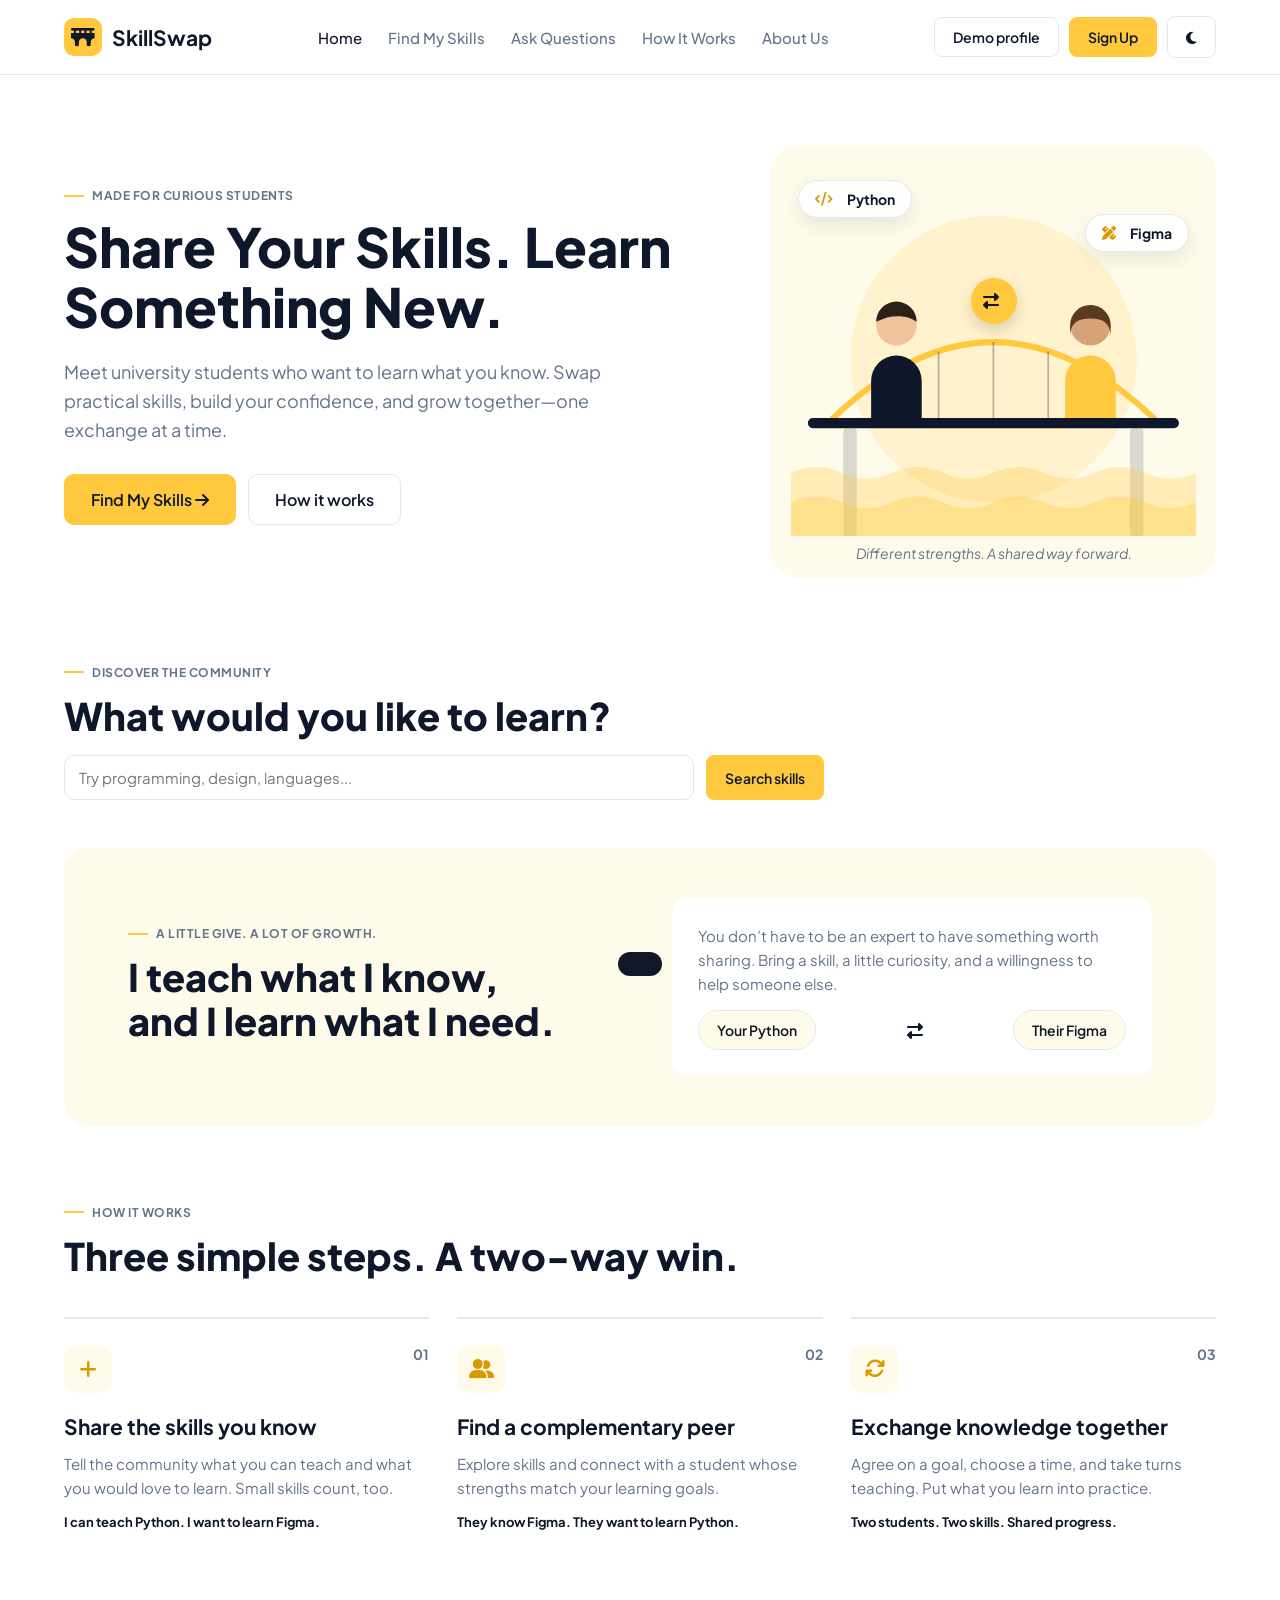
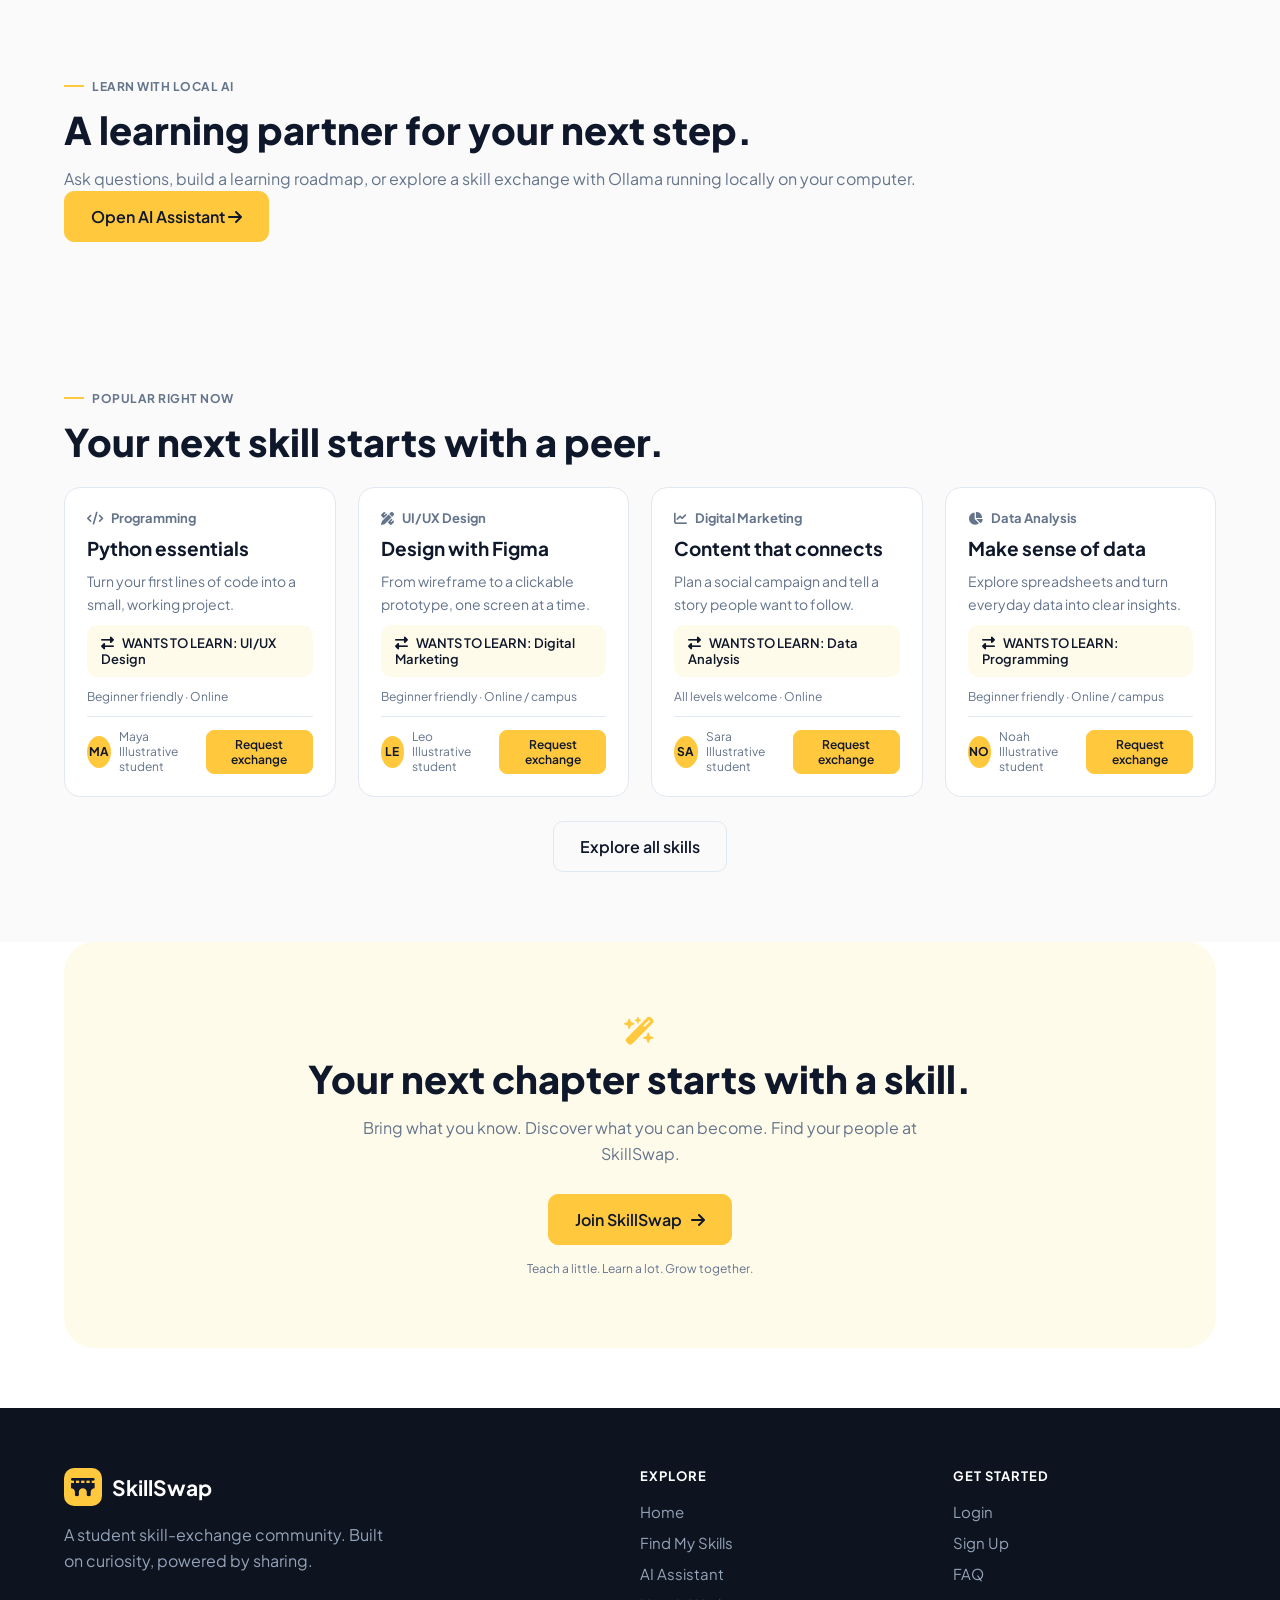
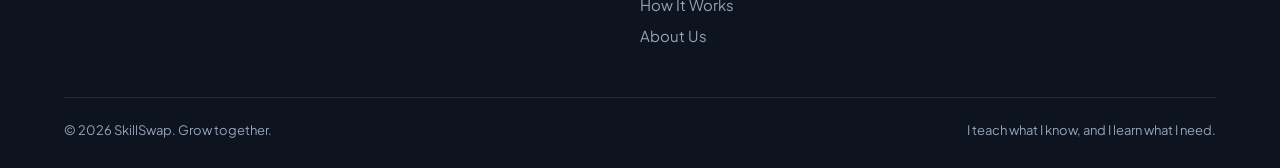
<file: files (1)/index.html>
﻿<!DOCTYPE html>
<html lang="en">
  <head>
    <meta charset="UTF-8">
    <meta name="viewport" content="width=device-width, initial-scale=1, viewport-fit=cover">
    <title>SkillSwap – Student Skill-Exchange Community</title>
    <link href="https://fonts.googleapis.com/css2?family=Plus+Jakarta+Sans:wght@400;500;600;700;800&display=swap" rel="stylesheet">
    <link rel="stylesheet" href="https://cdnjs.cloudflare.com/ajax/libs/font-awesome/6.5.1/css/all.min.css">
    <link rel="stylesheet" href="style.css">
  </head>
  <body>
    <header>
      <div class="logo">
        <span class="lm"><i class="fa-solid fa-bridge"></i></span>
        SkillSwap
      </div>
      <nav id="nav">
        <ul>
          <li><a href="index.html" data-r="/">Home</a></li>
          <li><a href="skills.html" data-r="/skills">Find My Skills</a></li>
          <li><a href="ai.html" data-r="/ai">Ask Questions</a></li>
          <li><a href="how.html" data-r="/how">How It Works</a></li>
          <li><a href="about.html" data-r="/about">About Us</a></li>
        </ul>
      </nav>
      <div class="nb" id="nb"></div>
      <button id="mm" aria-label="Menu">
        <i class="fa-solid fa-bars"></i>
      </button>
    </header>

    <main id="app">
      <section class="wrap hero">
        <div>
          <div class="tag">Made for curious students</div>
          <h1>Share Your Skills. Learn Something New.</h1>
          <p class="mu">
            Meet university students who want to learn what you know. Swap practical skills,
            build your confidence, and grow together—one exchange at a time.
          </p>
          <div class="row">
            <button class="b by lg" data-action="navigate" data-path="/skills">
              Find My Skills
              <i class="fa-solid fa-arrow-right"></i>
            </button>
            <button class="b lg" data-action="navigate" data-path="/how">How it works</button>
          </div>
        </div>
        <figure class="hv">
          <span class="chip c1"><i class="fa-solid fa-code"></i>Python</span>
          <span class="chip c2"><i class="fa-solid fa-pen-ruler"></i>Figma</span>
          <span class="sw"><i class="fa-solid fa-right-left"></i></span>
          <svg viewBox="0 0 480 440" role="img" aria-label="Two students exchanging skills across a bridge">
            <circle cx="240" cy="230" r="170" style="fill:var(--y)" opacity=".18"/>
            <rect x="62" y="312" width="16" height="128" rx="4" style="fill:var(--tx)" opacity=".15"/>
            <rect x="402" y="312" width="16" height="128" rx="4" style="fill:var(--tx)" opacity=".15"/>
            <path d="M50 300Q240 120 430 300" fill="none" style="stroke:var(--y)" stroke-width="7" stroke-linecap="round"/>
            <g style="stroke:var(--tx)" stroke-width="2" opacity=".3">
              <path d="M110 252V300M175 221V300M240 210V300M305 221V300M370 252V300"/>
            </g>
            <rect x="20" y="300" width="440" height="12" rx="6" style="fill:var(--tx)"/>
            <path d="M0 365q30-14 60 0t60 0 60 0 60 0 60 0 60 0 60 0 60 0V440H0z" style="fill:var(--y)" opacity=".3"/>
            <path d="M0 400q30-14 60 0t60 0 60 0 60 0 60 0 60 0 60 0 60 0V440H0z" style="fill:var(--y)" opacity=".35"/>
            <path d="M95 300v-44a30 30 0 0 1 30-30 30 30 0 0 1 30 30v44z" style="fill:var(--tx)"/>
            <circle cx="125" cy="190" r="24" fill="#f2c29b"/>
            <path d="M101 186a24 24 0 0 1 48 0c-10-8-30-10-48 0z" fill="#2b2118"/>
            <path d="M325 300v-44a30 30 0 0 1 30-30 30 30 0 0 1 30 30v44z" style="fill:var(--y)"/>
            <circle cx="355" cy="190" r="24" fill="#d9a37a"/>
            <path d="M331 190a24 24 0 0 1 48 0v14c0-16-8-22-24-22s-24 6-24 22z" fill="#5a3a22"/>
          </svg>
          <figcaption>Different strengths. A shared way forward.</figcaption>
        </figure>
      </section>

      <section class="wrap quick-search">
        <span class="tag">Discover the community</span>
        <h2>What would you like to learn?</h2>
        <form class="quick-search-form">
          <label class="sr-only" for="homeSkillSearch">Search skills and topics</label>
          <input id="homeSkillSearch" class="inp" placeholder="Try programming, design, languages...">
          <button class="b by" type="submit">Search skills</button>
        </form>
      </section>

      <section class="concept">
        <div>
          <span class="tag">A little give. A lot of growth.</span>
          <h2>I teach what I know,<br>and I learn what I need.</h2>
        </div>
        <div class="cbox">
          <p class="mu" style="font-size:15px">
            You don’t have to be an expert to have something worth sharing. Bring a skill,
            a little curiosity, and a willingness to help someone else.
          </p>
          <div class="pills">
            <div class="pill">Your Python</div>
            <span><i class="fa-solid fa-right-left"></i></span>
            <div class="pill">Their Figma</div>
          </div>
        </div>
      </section>

      <section class="wrap">
        <span class="tag">How It Works</span>
        <h2>Three simple steps. A two-way win.</h2>
        <div class="g3">
          <div class="step">
            <b class="n">01</b>
            <div class="ic"><i class="fa-solid fa-plus"></i></div>
            <h3>Share the skills you know</h3>
            <p class="mu">Tell the community what you can teach and what you would love to learn. Small skills count, too.</p>
            <div class="ex">I can teach Python. I want to learn Figma.</div>
          </div>
          <div class="step">
            <b class="n">02</b>
            <div class="ic"><i class="fa-solid fa-user-group"></i></div>
            <h3>Find a complementary peer</h3>
            <p class="mu">Explore skills and connect with a student whose strengths match your learning goals.</p>
            <div class="ex">They know Figma. They want to learn Python.</div>
          </div>
          <div class="step">
            <b class="n">03</b>
            <div class="ic"><i class="fa-solid fa-arrows-rotate"></i></div>
            <h3>Exchange knowledge together</h3>
            <p class="mu">Agree on a goal, choose a time, and take turns teaching. Put what you learn into practice.</p>
            <div class="ex">Two students. Two skills. Shared progress.</div>
          </div>
        </div>
      </section>

      <section class="alt ai-promo">
        <div class="wrap">
          <span class="tag">Learn with local AI</span>
          <h2>A learning partner for your next step.</h2>
          <p class="mu">Ask questions, build a learning roadmap, or explore a skill exchange with Ollama running locally on your computer.</p>
          <button class="b by lg" data-action="navigate" data-path="/ai">
            Open AI Assistant
            <i class="fa-solid fa-arrow-right"></i>
          </button>
        </div>
      </section>

      <section class="alt">
        <div class="wrap">
          <span class="tag">Popular right now</span>
          <h2>Your next skill starts with a peer.</h2>
          <div class="grid" id="popular"></div>
          <div style="text-align:center">
            <button class="b lg" data-action="navigate" data-path="/skills">Explore all skills</button>
          </div>
        </div>
      </section>

      <div class="join">
        <div style="font-size:28px">
          <i class="fa-solid fa-wand-magic-sparkles" style="color:var(--y)"></i>
        </div>
        <h2 style="margin-top:10px">Your next chapter starts with a skill.</h2>
        <p class="mu">Bring what you know. Discover what you can become. Find your people at SkillSwap.</p>
        <button class="b by lg" id="joinBtn">
          <span id="joinLabel">Join SkillSwap</span>
          <i class="fa-solid fa-arrow-right"></i>
        </button>
        <div class="mu" style="font-size:12px;margin-top:14px">
          Teach a little. Learn a lot. Grow together.
        </div>
      </div>
    </main>

    <footer>
      <div class="fg">
        <div>
          <div class="logo" style="color:#fff">
            <span class="lm"><i class="fa-solid fa-bridge"></i></span>
            SkillSwap
          </div>
          <p style="margin-top:16px;max-width:340px;line-height:1.6">
            A student skill-exchange community. Built on curiosity, powered by sharing.
          </p>
        </div>
        <div>
          <h4>Explore</h4>
          <ul>
            <li><a href="index.html">Home</a></li>
            <li><a href="skills.html">Find My Skills</a></li>
            <li><a href="ai.html">AI Assistant</a></li>
            <li><a href="how.html">How It Works</a></li>
            <li><a href="about.html">About Us</a></li>
          </ul>
        </div>
        <div>
          <h4>Get Started</h4>
          <ul>
            <li><a href="login.html">Login</a></li>
            <li><a href="signup.html">Sign Up</a></li>
            <li><a href="how.html">FAQ</a></li>
          </ul>
        </div>
      </div>
      <div class="fb">
        <span>© 2026 SkillSwap. Grow together.</span>
        <span>I teach what I know, and I learn what I need.</span>
      </div>
    </footer>

    <dialog id="dlg"></dialog>
    <div id="toast"></div>

    <script>window.PAGE = "/";</script>
    <script src="api.js"></script>
    <script src="app.js"></script>
  </body>
</html>
</file>
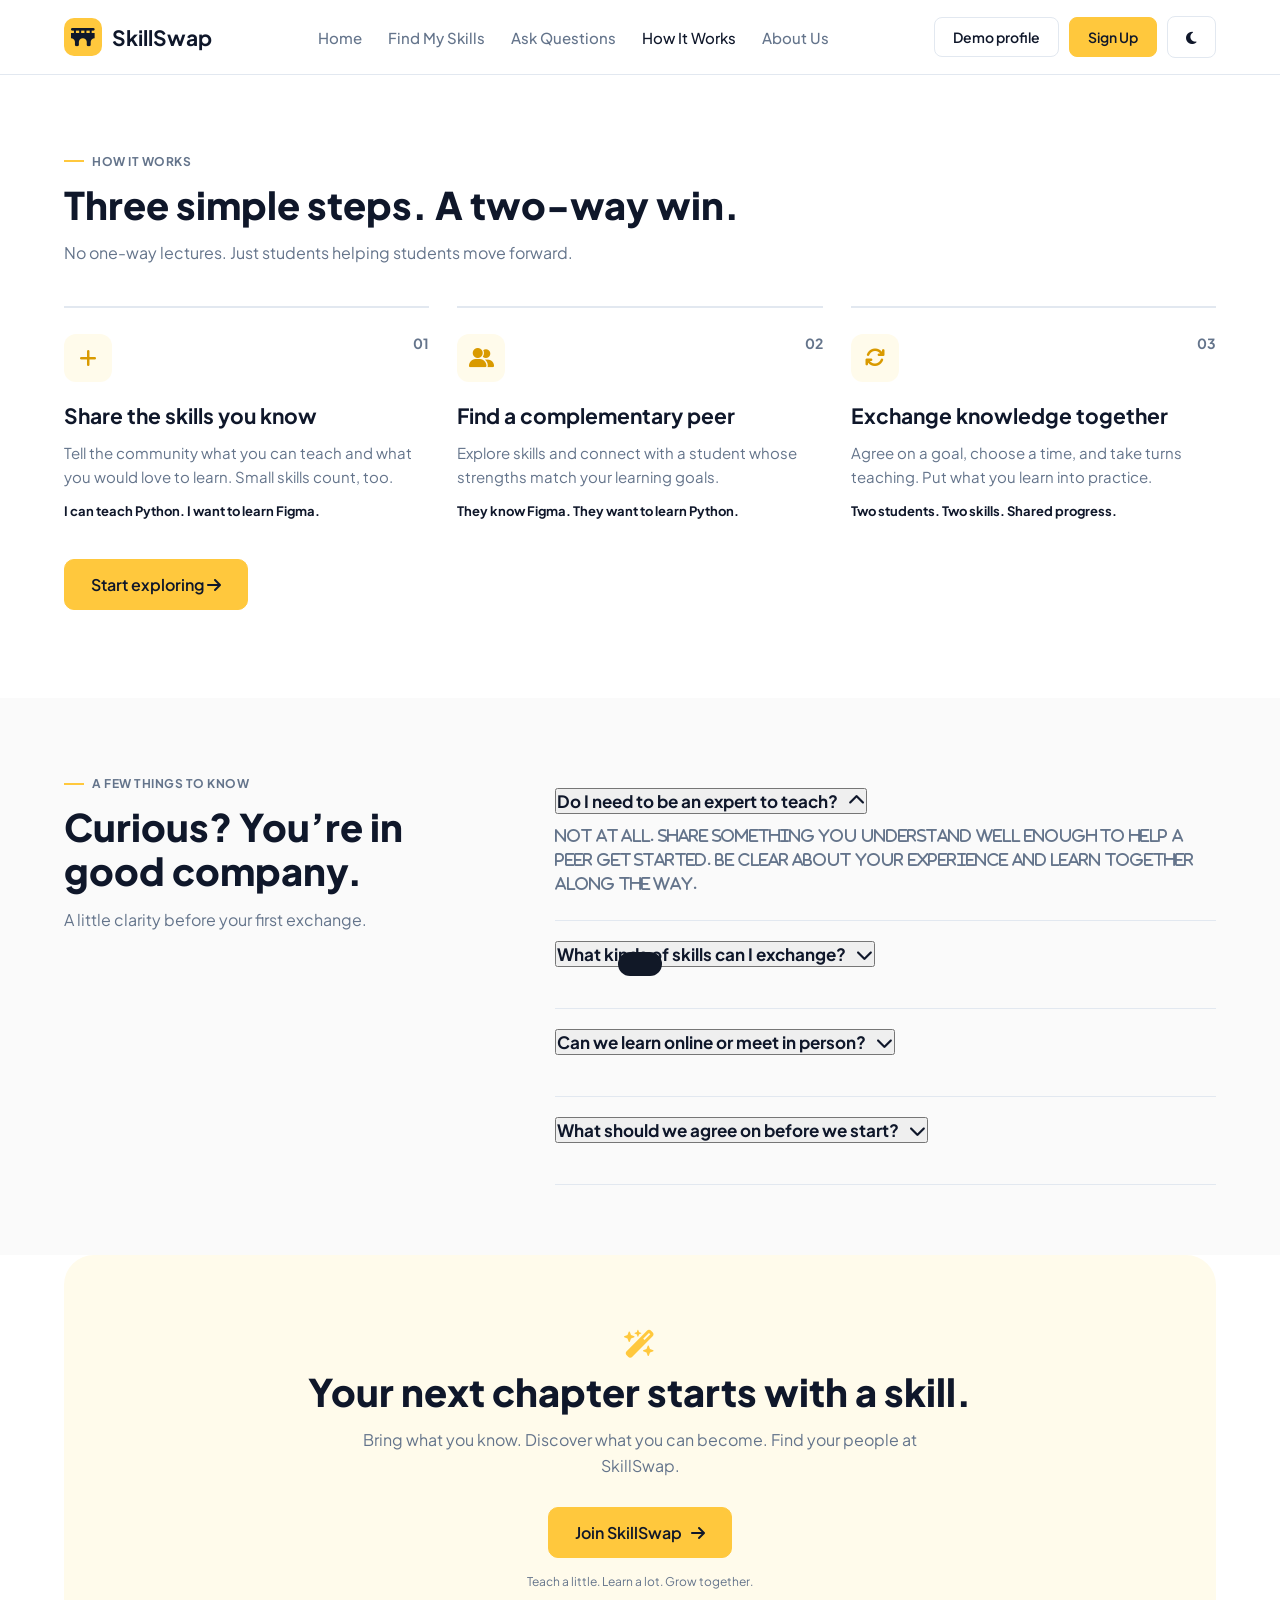
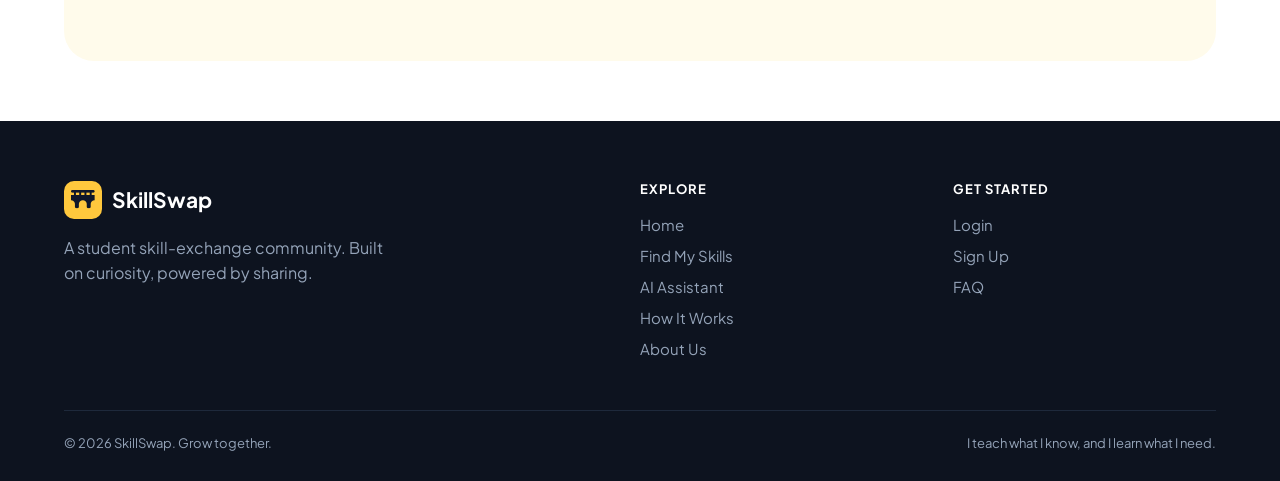
<file: files (1)/how.html>
﻿<!DOCTYPE html>
<html lang="en">
  <head>
    <meta charset="UTF-8">
    <meta name="viewport" content="width=device-width, initial-scale=1, viewport-fit=cover">
    <title>How It Works – SkillSwap</title>
    <link href="https://fonts.googleapis.com/css2?family=Plus+Jakarta+Sans:wght@400;500;600;700;800&display=swap" rel="stylesheet">
    <link rel="stylesheet" href="https://cdnjs.cloudflare.com/ajax/libs/font-awesome/6.5.1/css/all.min.css">
    <link rel="stylesheet" href="style.css">
  </head>
  <body>
    <header>
      <div class="logo">
        <span class="lm"><i class="fa-solid fa-bridge"></i></span>
        SkillSwap
      </div>
      <nav id="nav">
        <ul>
          <li><a href="index.html" data-r="/">Home</a></li>
          <li><a href="skills.html" data-r="/skills">Find My Skills</a></li>
          <li><a href="ai.html" data-r="/ai">Ask Questions</a></li>
          <li><a href="how.html" data-r="/how">How It Works</a></li>
          <li><a href="about.html" data-r="/about">About Us</a></li>
        </ul>
      </nav>
      <div class="nb" id="nb"></div>
      <button id="mm" aria-label="Menu">
        <i class="fa-solid fa-bars"></i>
      </button>
    </header>

    <main id="app">
      <section class="wrap">
        <span class="tag">How It Works</span>
        <h2>Three simple steps. A two-way win.</h2>
        <p class="mu">No one-way lectures. Just students helping students move forward.</p>
        <div class="g3">
          <div class="step">
            <b class="n">01</b>
            <div class="ic"><i class="fa-solid fa-plus"></i></div>
            <h3>Share the skills you know</h3>
            <p class="mu">Tell the community what you can teach and what you would love to learn. Small skills count, too.</p>
            <div class="ex">I can teach Python. I want to learn Figma.</div>
          </div>
          <div class="step">
            <b class="n">02</b>
            <div class="ic"><i class="fa-solid fa-user-group"></i></div>
            <h3>Find a complementary peer</h3>
            <p class="mu">Explore skills and connect with a student whose strengths match your learning goals.</p>
            <div class="ex">They know Figma. They want to learn Python.</div>
          </div>
          <div class="step">
            <b class="n">03</b>
            <div class="ic"><i class="fa-solid fa-arrows-rotate"></i></div>
            <h3>Exchange knowledge together</h3>
            <p class="mu">Agree on a goal, choose a time, and take turns teaching. Put what you learn into practice.</p>
            <div class="ex">Two students. Two skills. Shared progress.</div>
          </div>
        </div>
        <div class="row" style="margin-top:40px">
          <button class="b by lg" data-action="navigate" data-path="/skills">
            Start exploring
            <i class="fa-solid fa-arrow-right"></i>
          </button>
        </div>
      </section>

      <section class="alt">
        <div class="wrap faq">
          <div>
            <span class="tag">A Few Things To Know</span>
            <h2>Curious? You’re in good company.</h2>
            <p class="mu">A little clarity before your first exchange.</p>
          </div>
          <div id="faqList"></div>
        </div>
      </section>

      <div class="join">
        <div style="font-size:28px">
          <i class="fa-solid fa-wand-magic-sparkles" style="color:var(--y)"></i>
        </div>
        <h2 style="margin-top:10px">Your next chapter starts with a skill.</h2>
        <p class="mu">Bring what you know. Discover what you can become. Find your people at SkillSwap.</p>
        <button class="b by lg" id="joinBtn">
          <span id="joinLabel">Join SkillSwap</span>
          <i class="fa-solid fa-arrow-right"></i>
        </button>
        <div class="mu" style="font-size:12px;margin-top:14px">Teach a little. Learn a lot. Grow together.</div>
      </div>
    </main>

    <footer>
      <div class="fg">
        <div>
          <div class="logo" style="color:#fff">
            <span class="lm"><i class="fa-solid fa-bridge"></i></span>
            SkillSwap
          </div>
          <p style="margin-top:16px;max-width:340px;line-height:1.6">
            A student skill-exchange community. Built on curiosity, powered by sharing.
          </p>
        </div>
        <div>
          <h4>Explore</h4>
          <ul>
            <li><a href="index.html">Home</a></li>
            <li><a href="skills.html">Find My Skills</a></li>
            <li><a href="ai.html">AI Assistant</a></li>
            <li><a href="how.html">How It Works</a></li>
            <li><a href="about.html">About Us</a></li>
          </ul>
        </div>
        <div>
          <h4>Get Started</h4>
          <ul>
            <li><a href="login.html">Login</a></li>
            <li><a href="signup.html">Sign Up</a></li>
            <li><a href="how.html">FAQ</a></li>
          </ul>
        </div>
      </div>
      <div class="fb">
        <span>© 2026 SkillSwap. Grow together.</span>
        <span>I teach what I know, and I learn what I need.</span>
      </div>
    </footer>

    <dialog id="dlg"></dialog>
    <div id="toast"></div>

    <script>window.PAGE = "/how";</script>
    <script src="api.js"></script>
    <script src="app.js"></script>
  </body>
</html>
</file>
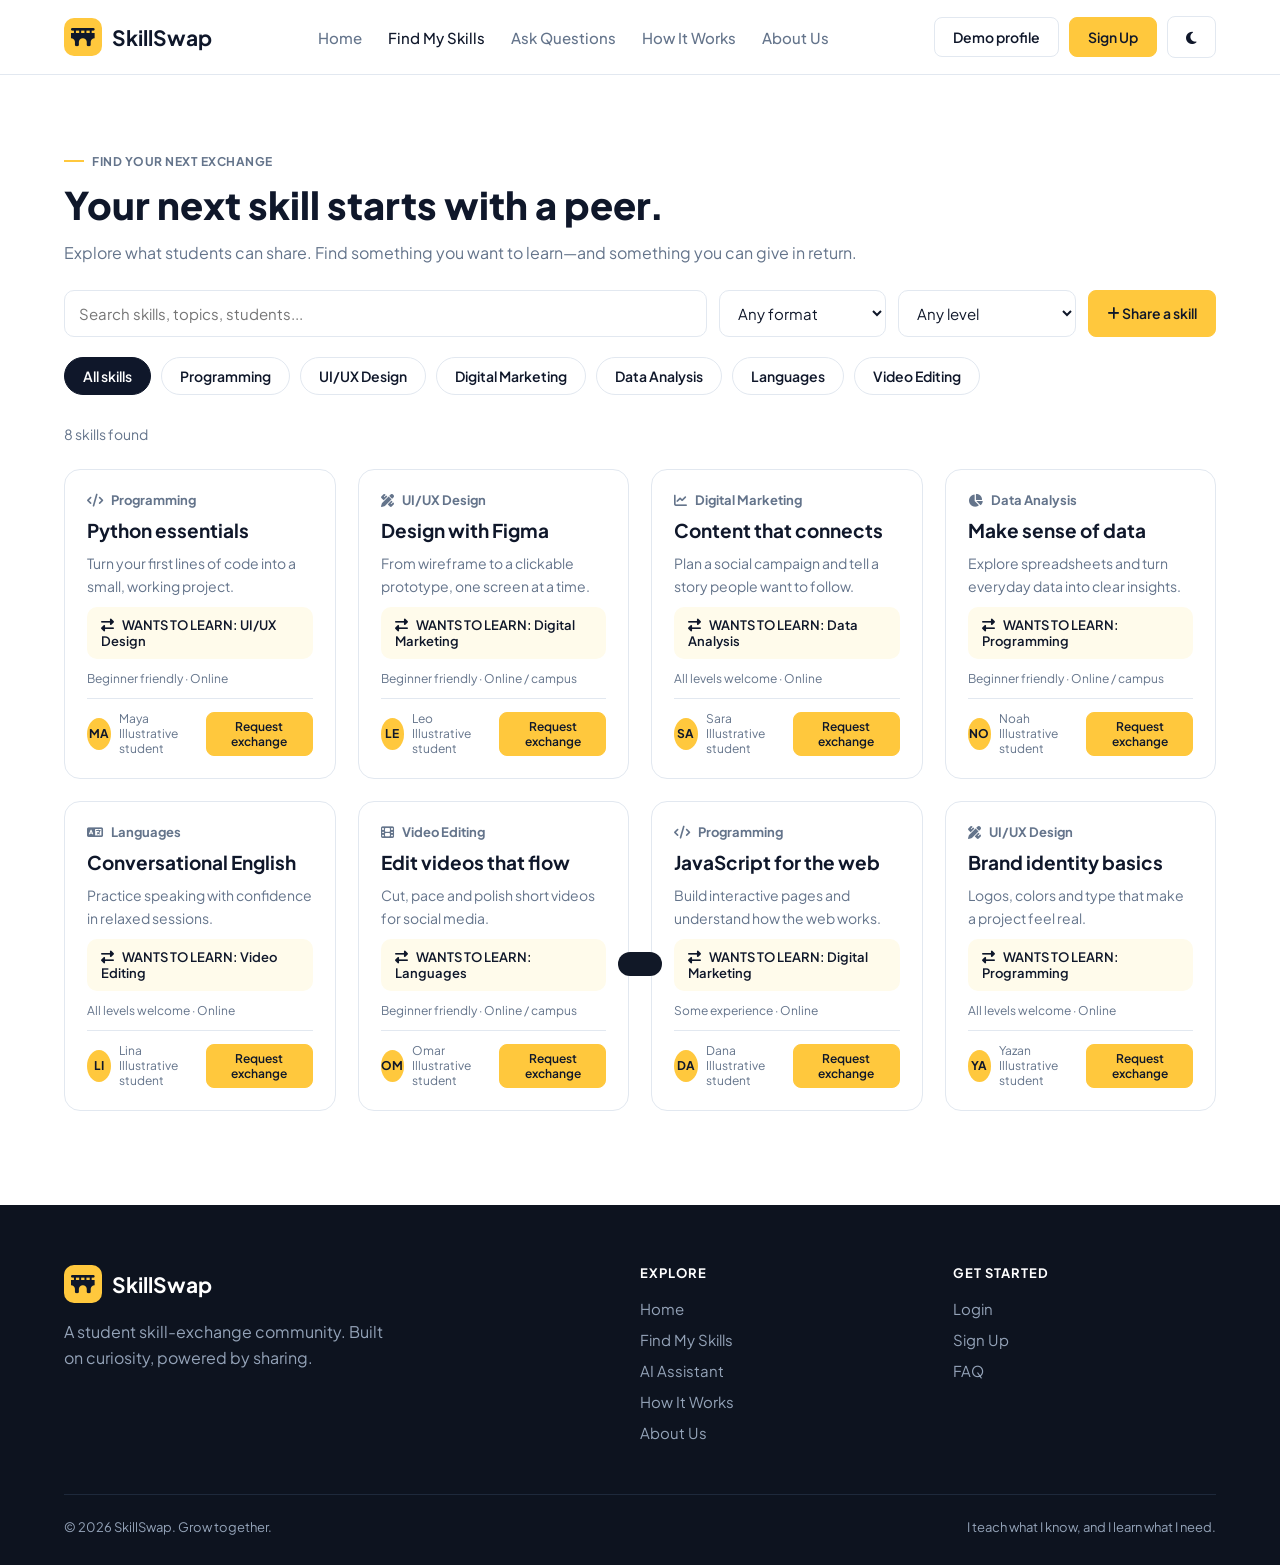
<file: files (1)/skills.html>
﻿<!DOCTYPE html>
<html lang="en">
  <head>
    <meta charset="UTF-8">
    <meta name="viewport" content="width=device-width, initial-scale=1, viewport-fit=cover">
    <title>Discover Skills – SkillSwap</title>
    <link href="https://fonts.googleapis.com/css2?family=Plus+Jakarta+Sans:wght@400;500;600;700;800&display=swap" rel="stylesheet">
    <link rel="stylesheet" href="https://cdnjs.cloudflare.com/ajax/libs/font-awesome/6.5.1/css/all.min.css">
    <link rel="stylesheet" href="style.css">
  </head>
  <body>
    <header>
      <div class="logo">
        <span class="lm"><i class="fa-solid fa-bridge"></i></span>
        SkillSwap
      </div>
      <nav id="nav">
        <ul>
          <li><a href="index.html" data-r="/">Home</a></li>
          <li><a href="skills.html" data-r="/skills">Find My Skills</a></li>
          <li><a href="ai.html" data-r="/ai">Ask Questions</a></li>
          <li><a href="how.html" data-r="/how">How It Works</a></li>
          <li><a href="about.html" data-r="/about">About Us</a></li>
        </ul>
      </nav>
      <div class="nb" id="nb"></div>
      <button id="mm" aria-label="Menu">
        <i class="fa-solid fa-bars"></i>
      </button>
    </header>

    <main id="app">
      <section class="wrap">
        <span class="tag">Find Your Next Exchange</span>
        <h2>Your next skill starts with a peer.</h2>
        <p class="mu">
          Explore what students can share. 
          Find something you want to learn—and something you can give in return.
        </p>
        <div style="display:flex;gap:12px;margin-top:24px;flex-wrap:wrap">
          <input
            id="q"
            class="inp"
            style="flex:1;min-width:220px"
            placeholder="Search skills, topics, students..."
          >
          <select id="lv" class="inp" style="width:auto">
            <option value="">Any format</option>
            <option>Online</option>
            <option>Online / campus</option>
          </select>
          <select id="skillLevelFilter" class="inp" style="width:auto" aria-label="Filter by skill level">
            <option value="">Any level</option>
            <option>Beginner friendly</option>
            <option>All levels welcome</option>
            <option>Some experience</option>
          </select>
          <button class="b by" data-action="add-skill">
            <i class="fa-solid fa-plus"></i>
            Share a skill
          </button>
        </div>
        <div class="tabs" id="tabs"></div>
        <div id="res"></div>
      </section>
    </main>

    <footer>
      <div class="fg">
        <div>
          <div class="logo" style="color:#fff">
            <span class="lm"><i class="fa-solid fa-bridge"></i></span>
            SkillSwap
          </div>
          <p style="margin-top:16px;max-width:340px;line-height:1.6">
            A student skill-exchange community. Built on curiosity, powered by sharing.
          </p>
        </div>
        <div>
          <h4>Explore</h4>
          <ul>
            <li><a href="index.html">Home</a></li>
            <li><a href="skills.html">Find My Skills</a></li>
            <li><a href="ai.html">AI Assistant</a></li>
            <li><a href="how.html">How It Works</a></li>
            <li><a href="about.html">About Us</a></li>
          </ul>
        </div>
        <div>
          <h4>Get Started</h4>
          <ul>
            <li><a href="login.html">Login</a></li>
            <li><a href="signup.html">Sign Up</a></li>
            <li><a href="how.html">FAQ</a></li>
          </ul>
        </div>
      </div>
      <div class="fb">
        <span>© 2026 SkillSwap. Grow together.</span>
        <span>I teach what I know, and I learn what I need.</span>
      </div>
    </footer>

    <dialog id="dlg"></dialog>
    <div id="toast"></div>

    <script>window.PAGE = "/skills";</script>
    <script src="api.js"></script>
    <script src="app.js"></script>
  </body>
</html>
</file>
<file: files (1)/style.css>
/* ===== Variables ===== */
:root {
  color-scheme: light;
  --bg: #fff;
  --alt: #fafafa;
  --tx: #0f172a;
  --mu: #64748b;
  --y: #ffc83d;
  --yh: #f6bc2d;
  --cy: #fffbeb;
  --blue: #3b82f6;
  --bd: #e2e8f0;
  --dk: #111827;
  --dk2: #0d131f;
  box-sizing: border-box;
  padding-top: env(safe-area-inset-top, 0px);
  padding-bottom: env(safe-area-inset-bottom, 0px);
}

@media (prefers-color-scheme: dark) {
  :root:not([data-theme="light"]) {
    color-scheme: dark;
    --bg: #0b1220;
    --alt: #0f1829;
    --tx: #f1f5f9;
    --mu: #94a3b8;
    --cy: #1c1a10;
    --bd: #243049;
  }
}

:root[data-theme="dark"] {
  color-scheme: dark;
  --bg: #0b1220;
  --alt: #0f1829;
  --tx: #f1f5f9;
  --mu: #94a3b8;
  --cy: #1c1a10;
  --bd: #243049;
}

:root[data-theme="light"] {
  color-scheme: light;
}

/* ===== Base styles ===== */
html {
  scroll-padding-top: env(safe-area-inset-top, 0px);
}

* {
  margin: 0;
  padding: 0;
  box-sizing: border-box;
  font-family: 'Plus Jakarta Sans', system-ui, sans-serif;
}

body {
  background: var(--bg);
  color: var(--tx);
  overflow-x: hidden;
}

a {
  text-decoration: none;
  color: inherit;
}

ul {
  list-style: none;
}

button {
  color: inherit;
}

img,
svg {
  max-width: 100%;
}

main {
  min-height: 70vh;
}

/* ===== Layout ===== */
header {
  display: flex;
  justify-content: space-between;
  align-items: center;
  padding: 16px 5%;
  background: var(--bg);
  border-bottom: 1px solid var(--bd);
  position: sticky;
  top: env(safe-area-inset-top, 0px);
  z-index: 50;
  gap: 12px;
}

.wrap {
  max-width: 1300px;
  margin: 0 auto;
  padding: 70px 5%;
}

.hero,
.about,
.faq,
.fg,
.dg,
.g3 {
  display: grid;
}

.hero {
  grid-template-columns: 1.2fr .8fr;
  gap: 40px;
  align-items: center;
}

.quick-search {
  padding-top: 8px;
  padding-bottom: 48px;
}

.quick-search-form {
  display: flex;
  max-width: 760px;
  gap: 12px;
  margin-top: 18px;
}

.quick-search-form .inp {
  flex: 1;
  min-width: 0;
}

.about {
  grid-template-columns: 1fr 1fr;
  gap: 50px;
  align-items: center;
}

.faq {
  grid-template-columns: .8fr 1.2fr;
  gap: 50px;
}

.fg {
  grid-template-columns: 2fr 1fr 1fr;
  gap: 50px;
  margin-bottom: 40px;
}

.dg {
  grid-template-columns: 1fr 1fr;
  gap: 28px;
}

.g3 {
  grid-template-columns: repeat(3, 1fr);
  gap: 28px;
  margin-top: 40px;
}

/* ===== Navigation ===== */
.logo {
  display: flex;
  align-items: center;
  gap: 10px;
  font-weight: 700;
  font-size: 21px;
  cursor: pointer;
}

.logo .lm {
  background: var(--y);
  width: 38px;
  height: 38px;
  border-radius: 10px;
  display: grid;
  place-items: center;
  font-style: normal;
  color: #0f172a;
}

nav ul {
  display: flex;
  gap: 26px;
}

nav a {
  font-size: 15px;
  font-weight: 500;
  color: var(--mu);
}

nav a:hover,
nav a.on {
  color: var(--tx);
}

.nb {
  display: flex;
  gap: 10px;
  align-items: center;
}

#mm {
  display: none;
  background: none;
  border: none;
  font-size: 24px;
  cursor: pointer;
}

.theme-toggle {
  min-width: 42px;
  min-height: 42px;
  padding: 8px 12px;
}

.theme-toggle i {
  margin: 0 !important;
}

/* ===== Buttons ===== */
.b {
  padding: 10px 18px;
  font-size: 14px;
  font-weight: 600;
  border-radius: 8px;
  border: 1px solid var(--bd);
  background: transparent;
  cursor: pointer;
}

.b:hover {
  border-color: var(--tx);
}

.by {
  background: var(--y);
  border-color: var(--y);
  color: #0f172a;
}

.by:hover {
  background: var(--yh);
  border-color: var(--yh);
}

.lg {
  padding: 14px 26px;
  font-size: 16px;
  border-radius: 10px;
}

.sm {
  padding: 6px 12px;
  font-size: 12px;
}

/* ===== Typography ===== */
.tag {
  display: inline-flex;
  align-items: center;
  gap: 8px;
  font-size: 12px;
  font-weight: 700;
  color: var(--mu);
  text-transform: uppercase;
  letter-spacing: .5px;
  margin-bottom: 14px;
}

.tag:before {
  content: "";
  width: 20px;
  height: 2px;
  background: var(--y);
}

h1 {
  font-size: 54px;
  font-weight: 800;
  line-height: 1.1;
  margin-bottom: 22px;
}

h2 {
  font-size: 38px;
  font-weight: 800;
  margin-bottom: 14px;
  line-height: 1.15;
}

.mu {
  color: var(--mu);
  line-height: 1.6;
}

.hero p.mu {
  font-size: 18px;
  margin-bottom: 30px;
  max-width: 600px;
}

.row {
  display: flex;
  gap: 12px;
  flex-wrap: wrap;
  margin-bottom: 18px;
}

/* ===== Feature blocks ===== */
.concept {
  background: var(--cy);
  margin: 0 5%;
  padding: 50px 5%;
  border-radius: 24px;
  display: flex;
  justify-content: space-between;
  align-items: center;
  gap: 30px;
  flex-wrap: wrap;
}

.cbox {
  background: var(--bg);
  padding: 26px;
  border-radius: 16px;
  max-width: 480px;
  width: 100%;
  display: flex;
  flex-direction: column;
  gap: 14px;
}

.pills {
  display: flex;
  align-items: center;
  justify-content: space-between;
  gap: 10px;
}

.pill {
  background: var(--cy);
  border: 1px solid var(--bd);
  padding: 10px 18px;
  border-radius: 30px;
  font-weight: 600;
  font-size: 14px;
}

.step {
  border-top: 2px solid var(--bd);
  padding-top: 26px;
  position: relative;
}

.step b.n {
  position: absolute;
  top: 26px;
  right: 0;
  color: var(--mu);
  font-size: 14px;
}

.ic {
  width: 48px;
  height: 48px;
  background: var(--cy);
  border-radius: 12px;
  display: grid;
  place-items: center;
  margin-bottom: 20px;
  font-size: 20px;
}

.step h3 {
  font-size: 21px;
  margin-bottom: 12px;
}

.step p {
  margin-bottom: 14px;
  font-size: 15px;
}

.ex {
  font-size: 13px;
  font-weight: 700;
}

.alt {
  background: var(--alt);
}

/* ===== Tabs & cards ===== */
.tabs {
  display: flex;
  gap: 10px;
  overflow-x: auto;
  padding-bottom: 8px;
  margin: 20px 0;
}

.tab {
  padding: 9px 18px;
  border-radius: 30px;
  border: 1px solid var(--bd);
  background: var(--bg);
  font-size: 14px;
  font-weight: 600;
  cursor: pointer;
  white-space: nowrap;
}

.tab.on,
.tab:hover {
  background: var(--tx);
  color: var(--bg);
  border-color: var(--tx);
}

.grid {
  display: grid;
  grid-template-columns: repeat(auto-fill, minmax(270px, 1fr));
  gap: 22px;
  margin: 24px 0;
}

.card {
  background: var(--bg);
  border: 1px solid var(--bd);
  border-radius: 16px;
  padding: 22px;
  display: flex;
  flex-direction: column;
  gap: 10px;
  transition: .2s;
}

.card:hover {
  transform: translateY(-3px);
  box-shadow: 0 10px 25px rgba(0, 0, 0, .08);
}

.card h3 {
  font-size: 19px;
}

.card .cat {
  font-size: 13px;
  font-weight: 700;
  color: var(--mu);
}

.wants {
  background: var(--cy);
  padding: 10px 14px;
  border-radius: 10px;
  font-size: 13px;
  font-weight: 600;
}

.cf {
  display: flex;
  justify-content: space-between;
  align-items: center;
  border-top: 1px solid var(--bd);
  padding-top: 12px;
  margin-top: auto;
  font-size: 12px;
  color: var(--mu);
  gap: 8px;
}

.av {
  width: 32px;
  height: 32px;
  border-radius: 50%;
  background: var(--y);
  color: #0f172a;
  display: grid;
  place-items: center;
  font-weight: 700;
  font-size: 12px;
}

.um {
  display: flex;
  align-items: center;
  gap: 8px;
}

.dark {
  background: var(--dk);
  color: #fff;
}

.dark .mu {
  color: #94a3b8;
}

.dark .tag {
  color: var(--y);
}

/* ===== About & FAQ ===== */
.imgc {
  background: #26354a;
  border-radius: 20px;
  min-height: 320px;
  display: flex;
  flex-direction: column;
  justify-content: flex-end;
  padding: 26px;
}

.imgc svg {
  display: block;
  width: 100%;
  max-height: 300px;
  margin: auto 0 20px;
}

.imgc h3,
.imgc p {
  position: relative;
  z-index: 1;
}

.chk {
  display: flex;
  gap: 18px;
  flex-wrap: wrap;
  font-weight: 600;
  color: var(--y);
  margin-top: 10px;
  font-size: 14px;
}

.ben {
  border-top: 1px solid #1e293b;
  padding-top: 26px;
}

.ben h3 {
  margin: 12px 0;
}

.ben small {
  color: #94a3b8;
  text-transform: uppercase;
  font-weight: 600;
  font-size: 12px;
}

.fi {
  border-bottom: 1px solid var(--bd);
  padding: 20px 0;
}

.fq {
  display: flex;
  justify-content: space-between;
  font-size: 17px;
  font-weight: 700;
  cursor: pointer;
  gap: 10px;
}

.fa {
  max-height: 0;
  overflow: hidden;
  transition: max-height .3s;
  color: var(--mu);
  line-height: 1.6;
  font-size: 15px;
}

.fi.on .fa {
  max-height: 200px;
  margin-top: 10px;
}

.fi.on .fx {
  transform: rotate(180deg);
}

.fx {
  transition: .3s;
}

/* ===== CTA & forms ===== */
.join {
  background: var(--cy);
  border-radius: 30px;
  padding: 70px 20px;
  text-align: center;
  margin: 0 5% 60px;
}

.join p {
  max-width: 560px;
  margin: 0 auto 28px;
}

.form {
  max-width: 440px;
  margin: 0 auto;
  display: flex;
  flex-direction: column;
  gap: 14px;
}

.form label {
  font-size: 13px;
  font-weight: 600;
  display: flex;
  flex-direction: column;
  gap: 6px;
}

.inp {
  width: 100%;
  padding: 12px 14px;
  border: 1px solid var(--bd);
  border-radius: 10px;
  font-size: 15px;
  background: var(--bg);
  color: var(--tx);
}

.inp:focus {
  outline: 2px solid var(--y);
  border-color: var(--y);
}

.err {
  color: #dc2626;
  font-size: 13px;
  min-height: 16px;
}

/* ===== Panels ===== */
.panel {
  border: 1px solid var(--bd);
  border-radius: 16px;
  padding: 24px;
  background: var(--bg);
}

.panel h3 {
  margin-bottom: 14px;
}

.coach {
  max-width: 900px;
  margin-top: 28px;
  padding: 24px;
  border: 1px solid var(--bd);
  border-radius: 18px;
  background: var(--alt);
}

.coach-chat {
  display: flex;
  flex-direction: column;
  gap: 12px;
}

.coach-message,
.coach-reply {
  width: fit-content;
  max-width: min(100%, 620px);
  padding: 12px 16px;
  border-radius: 14px;
  line-height: 1.6;
}

.coach-message {
  background: var(--bg);
  border: 1px solid var(--bd);
}

.coach-reply {
  align-self: flex-end;
  background: var(--y);
  color: #0f172a;
}

.coach-choices {
  display: flex;
  flex-wrap: wrap;
  gap: 10px;
  margin-top: 18px;
}

.coach-option {
  background: var(--bg);
}

.coach-option:focus-visible,
.coach-choices .b:focus-visible {
  outline: 2px solid var(--tx);
  outline-offset: 2px;
}

.coach-note {
  margin-top: 14px;
  font-size: 13px;
}

.ai-settings {
  display: grid;
  grid-template-columns: minmax(180px, 1fr) auto auto minmax(180px, 1.2fr);
  align-items: end;
  gap: 12px;
  margin: 24px 0;
}

.ai-settings label {
  display: block;
  margin-bottom: 6px;
  font-size: 13px;
  font-weight: 700;
}

.ai-tabs {
  display: flex;
  gap: 10px;
  overflow-x: auto;
  margin-bottom: 16px;
}

.ai-tool[hidden] {
  display: none;
}

.ai-form {
  max-width: 720px;
  margin: 18px 0;
}

.ai-form textarea {
  resize: vertical;
}

.ai-result {
  margin-top: 18px;
  line-height: 1.7;
  overflow-wrap: anywhere;
}

.ai-result:not(:empty) {
  padding: 16px;
  border-radius: 12px;
  background: var(--alt);
}

.ai-result {
  white-space: pre-wrap;
}

.ai-disclaimer {
  margin-bottom: 14px;
  font-size: 13px;
}

.ai-error {
  color: #dc2626 !important;
}

.ai-settings button:disabled,
.ai-form button:disabled {
  cursor: wait;
  opacity: .65;
}

.chat-messages {
  display: flex;
  flex-direction: column;
  gap: 12px;
  max-height: 420px;
  overflow-y: auto;
  margin: 18px 0;
}

.chat-message {
  width: fit-content;
  max-width: min(100%, 760px);
  padding: 12px 16px;
  border-radius: 14px;
  background: var(--alt);
  white-space: pre-wrap;
  overflow-wrap: anywhere;
  line-height: 1.7;
}

.chat-user {
  align-self: flex-end;
  color: #0f172a;
  background: var(--y);
}

.chat-assistant {
  border: 1px solid var(--bd);
}

.chat-pending {
  color: var(--mu);
  font-style: italic;
}

.ai-error {
  color: #dc2626;
}

.sr-only {
  position: absolute;
  width: 1px;
  height: 1px;
  padding: 0;
  margin: -1px;
  overflow: hidden;
  clip: rect(0, 0, 0, 0);
  white-space: nowrap;
  border: 0;
}

.it {
  display: flex;
  justify-content: space-between;
  align-items: center;
  gap: 10px;
  padding: 10px 0;
  border-bottom: 1px solid var(--bd);
  font-size: 14px;
}

/* ===== Modal / toast ===== */
dialog {
  border: none;
  border-radius: 16px;
  padding: 26px;
  max-width: 420px;
  width: 92%;
  margin: auto;
  background: var(--bg);
  color: var(--tx);
}

dialog::backdrop {
  background: rgba(0, 0, 0, .5);
}

#toast {
  position: fixed;
  left: 50%;
  bottom: calc(24px + env(safe-area-inset-bottom, 0px));
  transform: translateX(-50%) translateY(100px);
  background: var(--dk);
  color: #fff;
  padding: 12px 22px;
  border-radius: 30px;
  font-size: 14px;
  transition: .3s;
  z-index: 99;
}

#toast.s {
  transform: translateX(-50%);
}

/* ===== Footer ===== */
footer {
  background: var(--dk2);
  color: #94a3b8;
  padding: 60px 5% 30px;
}

.fg h4 {
  color: #fff;
  font-size: 13px;
  text-transform: uppercase;
  letter-spacing: 1px;
  margin-bottom: 18px;
}

.fg li {
  margin-bottom: 12px;
  font-size: 15px;
}

.fg a:hover {
  color: #fff;
}

.fb {
  border-top: 1px solid #1e293b;
  padding-top: 24px;
  display: flex;
  justify-content: space-between;
  font-size: 13px;
  flex-wrap: wrap;
  gap: 8px;
}

/* ===== Hero visual ===== */
.hv {
  position: relative;
  background: var(--cy);
  border-radius: 28px;
  padding: 20px 20px 16px;
  max-width: 520px;
  width: 100%;
  margin-inline: auto;
  overflow: hidden;
}

.hv svg {
  width: 100%;
  height: auto;
  display: block;
}

.hv figcaption {
  text-align: center;
  font-style: italic;
  color: var(--mu);
  font-size: 14px;
  margin-top: 8px;
}

.chip {
  position: absolute;
  background: var(--bg);
  border: 1px solid var(--bd);
  border-radius: 30px;
  padding: 9px 16px;
  font-size: 14px;
  font-weight: 700;
  box-shadow: 0 8px 20px rgba(0, 0, 0, .08);
  display: flex;
  align-items: center;
  gap: 8px;
  animation: fl 4s ease-in-out infinite;
}

.chip i {
  color: #d99a00;
}

.c1 {
  top: 8%;
  left: 6%;
}

.c2 {
  top: 16%;
  right: 6%;
  animation-delay: -2s;
}

.sw {
  position: absolute;
  left: 50%;
  top: 36%;
  transform: translate(-50%, -50%);
  width: 46px;
  height: 46px;
  border-radius: 50%;
  background: var(--y);
  color: #0f172a;
  display: grid;
  place-items: center;
  box-shadow: 0 6px 16px rgba(0, 0, 0, .15);
}

.hv i {
  margin: 0;
}

@keyframes fl {
  50% {
    transform: translateY(-8px);
  }
}

/* ===== Utilities ===== */
.ic i,
.b i:first-child,
.b i:last-child,
.cat i,
.wants i,
.panel h3 i,
.chk i,
.tag i,
.hero i,
.pills i,
.step .ic i,
.fx i {
  margin: 0;
}

.ic i {
  color: #d99a00;
}

.b i:first-child {
  margin-right: 6px;
}

.b i:last-child {
  margin-left: 6px;
}

.b i:only-child {
  margin: 0;
}

.cat i,
.wants i,
.panel h3 i,
.chk i,
.tag i,
.hero i {
  margin-right: 6px;
}

.pills i {
  margin: 0;
}

.step .ic i {
  margin: 0;
}

.fx i {
  margin: 0;
}

/* ===== Responsive ===== */
h1 {
  font-size: clamp(32px, 6vw, 54px);
}

h2 {
  font-size: clamp(26px, 4.4vw, 38px);
}

.card h3,
.it span,
.step h3 {
  overflow-wrap: anywhere;
}

.nb .b {
  white-space: nowrap;
  max-width: 150px;
  overflow: hidden;
  text-overflow: ellipsis;
}

@media (max-width: 1100px) {
  nav ul {
    gap: 12px;
  }

  nav a {
    font-size: 13px;
  }

  .hero {
    gap: 28px;
  }

  .g3 {
    gap: 20px;
  }
}

@media (max-width: 900px) {
  .hero,
  .about,
  .faq,
  .fg,
  .g3,
  .dg {
    grid-template-columns: 1fr;
  }

  h1 {
    font-size: 38px;
  }

  h2 {
    font-size: 30px;
  }

  nav {
    display: none;
    position: absolute;
    top: 100%;
    left: 0;
    right: 0;
    background: var(--bg);
    border-bottom: 1px solid var(--bd);
    padding: 16px 5%;
  }

  nav.o {
    display: block;
  }

  nav ul {
    flex-direction: column;
    gap: 16px;
  }

  #mm {
    display: block;
  }

  .nb .b:not(.by):not(.theme-toggle) {
    display: none;
  }

  .nb .theme-toggle {
    display: inline-flex;
    align-items: center;
    justify-content: center;
  }

  .wrap {
    padding: 52px 5%;
  }

  .quick-search {
    padding-top: 0;
    padding-bottom: 36px;
  }

  .quick-search-form {
    flex-direction: column;
  }

  .nb .b {
    padding: 8px 14px;
    font-size: 13px;
  }

  nav a {
    display: block;
    padding: 6px 0;
    font-size: 16px;
  }

  .hv {
    max-width: 460px;
  }

  .concept {
    padding: 36px 6%;
  }

  .cbox {
    max-width: 100%;
  }

  .join {
    padding: 50px 20px;
    margin-bottom: 40px;
  }

  .g3 {
    grid-template-columns: repeat(auto-fit, minmax(min(260px, 100%), 1fr));
  }

  .about,
  .faq {
    gap: 32px;
  }

  .fg {
    gap: 32px;
  }
}

@media (max-width: 600px) {
  .wrap {
    padding: 40px 5%;
  }

  header {
    padding: 12px 4%;
  }

  .logo {
    font-size: 18px;
  }

  .logo .lm {
    width: 34px;
    height: 34px;
  }

  .row {
    flex-direction: column;
    align-items: stretch;
  }

  .row .b {
    width: 100%;
    text-align: center;
  }

  .lg {
    padding: 13px 20px;
    font-size: 15px;
  }

  .pills {
    flex-wrap: wrap;
    justify-content: center;
  }

  .concept {
    margin: 0 4%;
    border-radius: 20px;
  }

  .join {
    margin: 0 4% 32px;
    border-radius: 22px;
  }

  .panel {
    padding: 18px;
  }

  .coach {
    padding: 16px;
  }

  .ai-settings {
    grid-template-columns: 1fr 1fr;
  }

  .ai-settings > div,
  .ai-settings #aiStatus {
    grid-column: 1 / -1;
  }

  .fq {
    font-size: 16px;
  }

  .chip {
    font-size: 12px;
    padding: 6px 11px;
  }

  .fb {
    flex-direction: column;
    text-align: center;
  }

  footer {
    padding: 44px 5% 24px;
  }

  dialog {
    padding: 20px;
  }
}

@media (max-width: 420px) {
  .logo {
    font-size: 0;
  }

  .nb {
    gap: 6px;
  }

  .nb .b {
    padding: 8px 11px;
    font-size: 12px;
    max-width: 110px;
  }

  .hv {
    padding: 14px 14px 12px;
    border-radius: 22px;
  }

  .chip {
    font-size: 11px;
    padding: 5px 9px;
    gap: 5px;
  }

  .sw {
    width: 38px;
    height: 38px;
  }

  .tag {
    font-size: 11px;
  }
}

@media (prefers-reduced-motion: reduce) {
  .chip {
    animation: none;
  }
}
</file>
